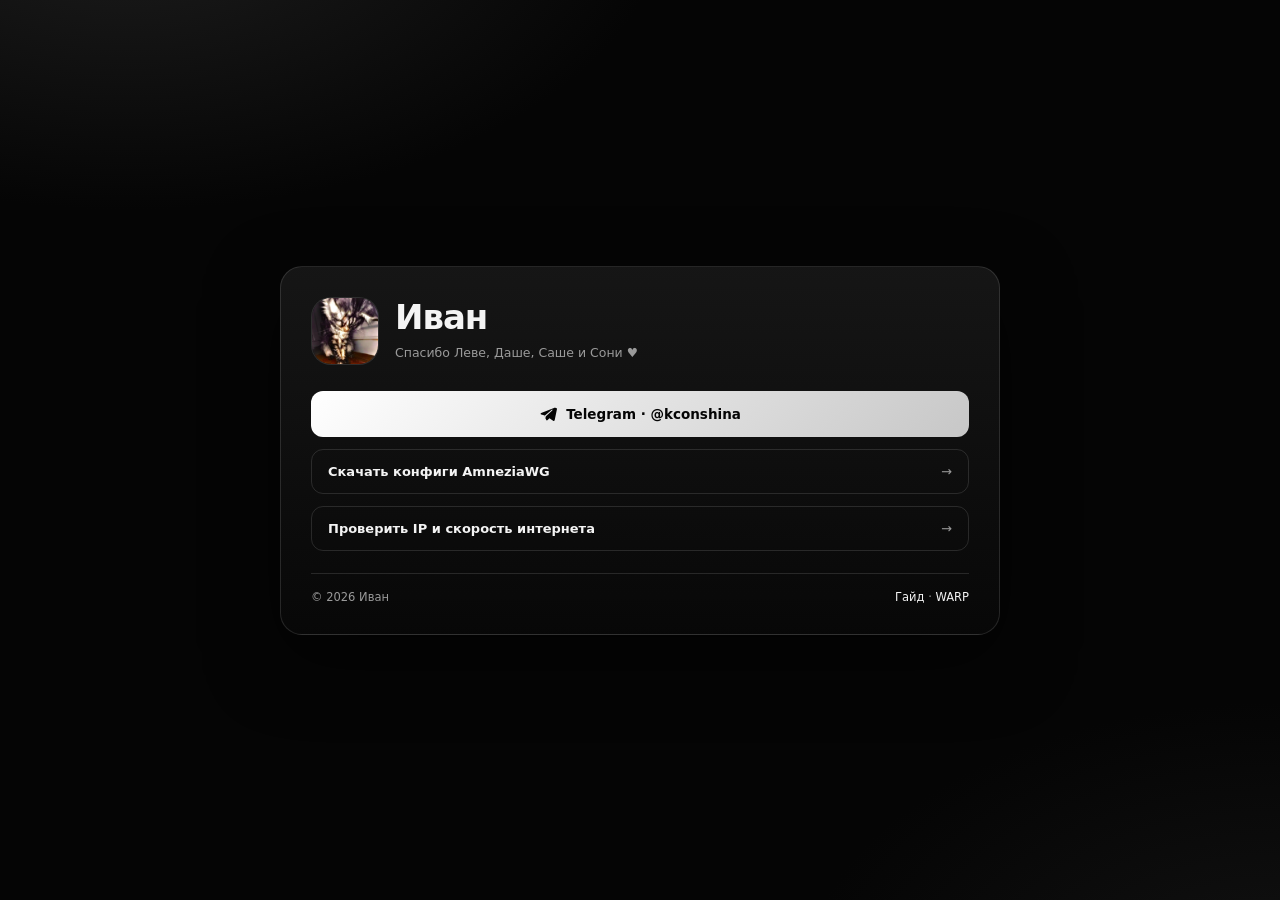
<file: index.html>
<!doctype html>
<html lang="ru">
<head>
<meta charset="utf-8">
<meta name="viewport" content="width=device-width, initial-scale=1">
<meta name="color-scheme" content="dark">
<title>Иван — визитка</title>
<style>
  :root {
    --bg: #050505;
    --line: rgba(255, 255, 255, 0.12);
    --text: #f4f4f4;
    --muted: #9a9a9a;
  }
  * { box-sizing: border-box; }
  html, body { min-height: 100%; }
  body {
    margin: 0;
    min-height: 100vh;
    display: flex;
    align-items: center;
    justify-content: center;
    padding: 24px 18px;
    color: var(--text);
    font-family: "Segoe UI", system-ui, -apple-system, "Helvetica Neue", Arial, sans-serif;
    background:
      radial-gradient(900px 500px at 10% -10%, #1d1d1d 0%, transparent 60%),
      radial-gradient(800px 480px at 100% 110%, #121212 0%, transparent 60%),
      var(--bg);
    -webkit-font-smoothing: antialiased;
  }
  .wrap { width: 100%; max-width: 720px; margin: 0 auto; }

  .card {
    padding: 30px;
    border: 1px solid var(--line);
    border-radius: 22px;
    background: linear-gradient(180deg, rgba(24, 24, 24, 0.9), rgba(8, 8, 8, 0.94));
    box-shadow: 0 24px 70px rgba(0, 0, 0, 0.55);
  }

  .profile { display: flex; align-items: center; gap: 16px; }
  .avatar {
    flex: none;
    width: 68px; height: 68px;
    display: block;
    object-fit: cover;
    object-position: center;
    border: 1px solid var(--line);
    border-radius: 20px;
    background: #111;
  }
  h1 { margin: 0; font-size: clamp(26px, 6vw, 34px); line-height: 1.1; letter-spacing: -0.03em; }
  .profile > div { min-width: 0; }

  .btn {
    display: inline-flex;
    align-items: center;
    justify-content: center;
    gap: 9px;
    width: 100%;
    min-height: 46px;
    margin-top: 26px;
    padding: 12px 20px;
    border-radius: 12px;
    color: #050505;
    font: inherit;
    font-size: 13.5px;
    font-weight: 650;
    text-decoration: none;
    background: linear-gradient(135deg, #ffffff, #c7c7c7);
    transition: filter .15s, transform .15s;
  }
  .btn:hover { filter: brightness(1.06); transform: translateY(-1px); }
  .btn svg { flex: none; }

  .download-link {
    display: flex;
    align-items: center;
    justify-content: space-between;
    gap: 12px;
    margin-top: 12px;
    padding: 14px 16px;
    border: 1px solid var(--line);
    border-radius: 12px;
    color: var(--text);
    font-size: 13px;
    font-weight: 600;
    text-decoration: none;
  }
  .download-link:hover { background: rgba(255, 255, 255, 0.05); }
  .download-link span:last-child { color: var(--muted); font-weight: 400; }

  footer {
    display: flex;
    flex-wrap: wrap;
    gap: 6px 12px;
    justify-content: space-between;
    margin-top: 22px;
    padding-top: 16px;
    border-top: 1px solid var(--line);
    font-size: 11.5px;
    color: var(--muted);
  }
  footer a { color: var(--text); text-decoration: none; }
  footer a:hover { text-decoration: underline; }

  @media (max-width: 560px) {
    body { padding: 14px 12px; align-items: flex-start; }
    .card { padding: 24px 18px; border-radius: 18px; }
    .avatar { width: 58px; height: 58px; border-radius: 17px; }
    footer { justify-content: center; text-align: center; }
  }
</style>
<link rel="stylesheet" href="hearts.css">
</head>
<body>
<div class="hearts" id="hearts" aria-hidden="true"></div>
<div class="wrap">

  <main class="card">
    <!-- ЗАМЕНИТЕ: имя и ссылку https://t.me/kconshina при необходимости -->
    <header class="profile">
      <img class="avatar" src="avatar.jpg" alt="Иван">
      <div>
        <h1>Иван</h1>
        <p class="thanks" id="thanks" role="button" tabindex="0" title="Нажми — появятся сердечки">Спасибо Леве, Даше, Саше и Сони ♥</p>
      </div>
    </header>

    <a class="btn" href="https://t.me/kconshina" target="_blank" rel="noopener">
      <svg width="18" height="18" viewBox="0 0 24 24" fill="currentColor" aria-hidden="true">
        <path d="M21.6 3.4 2.9 10.6c-1 .4-1 1.8.1 2.1l4.7 1.4 1.8 5.6c.3.9 1.4 1.1 2 .4l2.5-2.6 4.8 3.5c.8.6 1.9.1 2.1-.8l3-14.6c.2-1.1-.9-1.9-1.9-1.5Zm-3.2 3.2-8.8 7.9c-.3.3-.5.7-.5 1.1l-.3 2.6-1.2-3.8 9.4-8.2c.5-.4 1.2.2.8.7l-.4.5Z"/>
      </svg>
      Telegram · @kconshina
    </a>

    <a class="download-link" href="download.html">
      <span>Скачать конфиги AmneziaWG</span>
      <span>→</span>
    </a>

    <a class="download-link" href="ip.html">
      <span>Проверить IP и скорость интернета</span>
      <span>→</span>
    </a>

    <footer>
      <span>© 2026 Иван</span>
      <span><a href="guide.html">Гайд</a> · <a href="warp.html">WARP</a></span>
    </footer>
  </main>

</div>

<script src="hearts.js"></script>
</body>
</html>
</file>
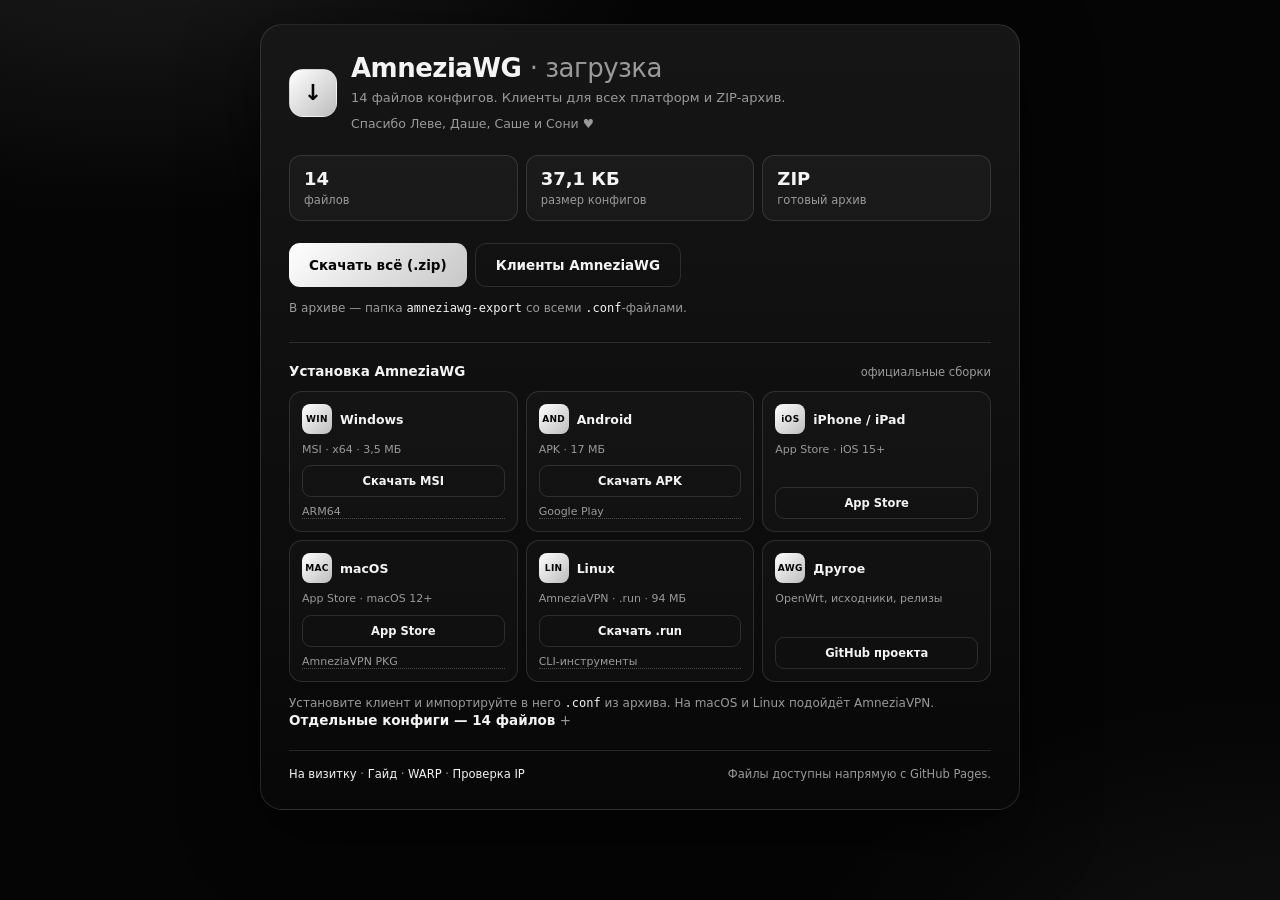
<file: download.html>
<!doctype html>
<html lang="ru">
<head>
<meta charset="utf-8">
<meta name="viewport" content="width=device-width, initial-scale=1">
<meta name="color-scheme" content="dark">
<title>AmneziaWG — скачать</title>
<style>
  :root {
    --bg: #050505;
    --line: rgba(255, 255, 255, 0.12);
    --text: #f4f4f4;
    --muted: #9a9a9a;
    --white: #ffffff;
  }
  * { box-sizing: border-box; }
  html, body { min-height: 100%; }
  body {
    margin: 0;
    padding: 24px 18px 40px;
    color: var(--text);
    font-family: "Segoe UI", system-ui, -apple-system, "Helvetica Neue", Arial, sans-serif;
    background:
      radial-gradient(900px 500px at 10% -10%, #1d1d1d 0%, transparent 60%),
      radial-gradient(800px 480px at 100% 110%, #121212 0%, transparent 60%),
      var(--bg);
    -webkit-font-smoothing: antialiased;
  }
  .wrap { width: 100%; max-width: 760px; margin: 0 auto; }

  .card {
    padding: 28px;
    border: 1px solid var(--line);
    border-radius: 22px;
    background: linear-gradient(180deg, rgba(24, 24, 24, 0.9), rgba(8, 8, 8, 0.94));
    box-shadow: 0 24px 70px rgba(0, 0, 0, 0.55);
  }

  header { display: flex; align-items: center; gap: 14px; }
  .logo {
    flex: none;
    width: 48px; height: 48px;
    display: grid; place-items: center;
    border: 1px solid var(--line);
    border-radius: 14px;
    color: #050505;
    font-size: 22px;
    font-weight: 800;
    background: linear-gradient(135deg, #ffffff, #bdbdbd);
  }
  h1 { margin: 0; font-size: clamp(20px, 4vw, 26px); line-height: 1.2; letter-spacing: -0.02em; }
  h1 span { color: var(--muted); font-weight: 500; }
  .sub { margin: 4px 0 0; color: var(--muted); font-size: 13px; line-height: 1.5; }

  .summary {
    display: grid;
    grid-template-columns: repeat(3, minmax(0, 1fr));
    gap: 8px;
    margin: 22px 0;
  }
  .stat {
    padding: 12px 14px;
    border: 1px solid var(--line);
    border-radius: 12px;
    background: rgba(255, 255, 255, 0.03);
  }
  .stat b { display: block; font-size: 18px; line-height: 1.2; font-variant-numeric: tabular-nums; }
  .stat span { font-size: 11.5px; color: var(--muted); }

  code {
    font-family: ui-monospace, "Cascadia Mono", Consolas, monospace;
    font-size: 12px;
    color: var(--text);
    overflow-wrap: anywhere;
  }

  .hero { display: flex; flex-wrap: wrap; gap: 8px; }
  .btn {
    display: inline-flex;
    align-items: center;
    justify-content: center;
    gap: 8px;
    min-height: 44px;
    padding: 11px 20px;
    border-radius: 11px;
    font: inherit;
    font-size: 13.5px;
    font-weight: 650;
    text-decoration: none;
    transition: filter .15s, background .15s, transform .15s;
  }
  .btn.primary {
    color: #050505;
    background: linear-gradient(135deg, #ffffff, #c7c7c7);
  }
  .btn.primary:hover { filter: brightness(1.06); transform: translateY(-1px); }
  .btn.ghost {
    color: var(--text);
    border: 1px solid var(--line);
    background: transparent;
  }
  .btn.ghost:hover { background: rgba(255, 255, 255, 0.06); }

  .hint { margin: 12px 0 0; color: var(--muted); font-size: 12px; line-height: 1.55; }

  section { margin-top: 24px; padding-top: 20px; border-top: 1px solid var(--line); }
  .sec-head {
    display: flex;
    align-items: baseline;
    justify-content: space-between;
    gap: 10px;
    margin-bottom: 12px;
  }
  .sec-head b { font-size: 13.5px; font-weight: 650; }
  .sec-head span { font-size: 11.5px; color: var(--muted); }

  .platforms { display: grid; grid-template-columns: repeat(3, minmax(0, 1fr)); gap: 8px; }
  .platform {
    display: flex;
    flex-direction: column;
    gap: 8px;
    min-width: 0;
    padding: 12px;
    border: 1px solid var(--line);
    border-radius: 13px;
    background: rgba(255, 255, 255, 0.025);
  }
  .p-top { display: flex; align-items: center; gap: 8px; min-width: 0; }
  .p-icon {
    flex: none;
    width: 30px; height: 30px;
    display: grid; place-items: center;
    border-radius: 8px;
    color: #050505;
    font-size: 9px;
    font-weight: 800;
    letter-spacing: .04em;
    background: linear-gradient(135deg, #ffffff, #bdbdbd);
  }
  .p-name { font-size: 12.5px; font-weight: 650; overflow-wrap: anywhere; }
  .p-meta { font-size: 11px; color: var(--muted); line-height: 1.4; }
  .p-btn {
    margin-top: auto;
    display: inline-flex;
    align-items: center;
    justify-content: center;
    padding: 8px 10px;
    border: 1px solid var(--line);
    border-radius: 9px;
    color: var(--text);
    font-size: 11.5px;
    font-weight: 650;
    text-decoration: none;
    text-align: center;
  }
  .p-btn:hover { background: rgba(255, 255, 255, 0.08); }
  .p-alt { font-size: 11px; color: var(--muted); text-decoration: none; border-bottom: 1px dotted rgba(255,255,255,.25); }
  .p-alt:hover { color: var(--text); }

  details.files summary {
    cursor: pointer;
    list-style: none;
    font-size: 13.5px;
    font-weight: 650;
  }
  details.files summary::-webkit-details-marker { display: none; }
  details.files summary::after { content: " +"; color: var(--muted); font-weight: 400; }
  details.files[open] summary::after { content: " −"; }
  .list {
    margin-top: 10px;
    border: 1px solid var(--line);
    border-radius: 13px;
    overflow: hidden;
  }
  .file {
    display: flex;
    align-items: center;
    gap: 10px;
    padding: 10px 12px;
    color: inherit;
    text-decoration: none;
    border-bottom: 1px solid rgba(255, 255, 255, 0.07);
  }
  .file:last-child { border-bottom: 0; }
  .file:hover { background: rgba(255, 255, 255, 0.05); }
  .ext {
    flex: none;
    width: 34px; height: 34px;
    display: grid; place-items: center;
    border: 1px solid var(--line);
    border-radius: 8px;
    font-size: 8.5px;
    font-weight: 800;
    color: var(--muted);
  }
  .meta { flex: 1; min-width: 0; }
  .name { font-size: 12.5px; font-weight: 600; overflow-wrap: anywhere; }
  .sub2 { margin-top: 1px; font-size: 10.5px; color: var(--muted); }
  .dl { flex: none; font-size: 11.5px; color: var(--muted); white-space: nowrap; }

  footer {
    display: flex;
    flex-wrap: wrap;
    gap: 6px 12px;
    justify-content: space-between;
    margin-top: 22px;
    padding-top: 16px;
    border-top: 1px solid var(--line);
    font-size: 11.5px;
    color: var(--muted);
  }
  footer a { color: var(--text); text-decoration: none; }
  footer a:hover { text-decoration: underline; }

  @media (max-width: 560px) {
    body { padding: 14px 12px 28px; }
    .card { padding: 20px 16px; border-radius: 18px; }
    .summary { grid-template-columns: repeat(2, minmax(0, 1fr)); }
    .stat:nth-child(3) { grid-column: 1 / -1; }
    .hero { flex-direction: column; }
    .hero .btn { width: 100%; }
    .platforms { grid-template-columns: repeat(2, minmax(0, 1fr)); }
    .dl { font-size: 10.5px; }
  }
  @media (max-width: 380px) {
    .platforms { grid-template-columns: 1fr; }
  }
</style>
<link rel="stylesheet" href="hearts.css">
</head>
<body>
<div class="hearts" id="hearts" aria-hidden="true"></div>
<div class="wrap">

  <main class="card">
    <header>
      <div class="logo" aria-hidden="true">↓</div>
      <div>
        <h1>AmneziaWG <span>· загрузка</span></h1>
        <p class="sub">14 файлов конфигов. Клиенты для всех платформ и ZIP-архив.</p>
        <p class="thanks" role="button" tabindex="0" title="Нажми — появятся сердечки">Спасибо Леве, Даше, Саше и Сони ♥</p>
      </div>
    </header>

    <div class="summary">
      <div class="stat"><b>14</b><span>файлов</span></div>
      <div class="stat"><b>37,1 КБ</b><span>размер конфигов</span></div>
      <div class="stat"><b>ZIP</b><span>готовый архив</span></div>
    </div>

    <div class="hero">
      <a class="btn primary" href="amneziawg-export.zip" download>Скачать всё (.zip)</a>
      <a class="btn ghost" href="#clients">Клиенты AmneziaWG</a>
    </div>
    <p class="hint">В архиве — папка <code>amneziawg-export</code> со всеми <code>.conf</code>-файлами.</p>

    <section id="clients">
      <div class="sec-head"><b>Установка AmneziaWG</b><span>официальные сборки</span></div>
      <div class="platforms">
        <div class="platform">
          <div class="p-top"><span class="p-icon">WIN</span><span class="p-name">Windows</span></div>
          <div class="p-meta">MSI · x64 · 3,5 МБ</div>
          <a class="p-btn" href="https://github.com/amnezia-vpn/amneziawg-windows-client/releases/download/3.1.0/amneziawg-amd64-3.1.0.msi" target="_blank" rel="noopener">Скачать MSI</a>
          <a class="p-alt" href="https://github.com/amnezia-vpn/amneziawg-windows-client/releases/download/3.1.0/amneziawg-arm64-3.1.0.msi" target="_blank" rel="noopener">ARM64</a>
        </div>
        <div class="platform">
          <div class="p-top"><span class="p-icon">AND</span><span class="p-name">Android</span></div>
          <div class="p-meta">APK · 17 МБ</div>
          <a class="p-btn" href="https://github.com/amnezia-vpn/amneziawg-android/releases/download/v3.1.20260814/AmneziaWG-3.1.202060814.apk" target="_blank" rel="noopener">Скачать APK</a>
          <a class="p-alt" href="https://play.google.com/store/apps/details?id=org.amnezia.awg" target="_blank" rel="noopener">Google Play</a>
        </div>
        <div class="platform">
          <div class="p-top"><span class="p-icon">iOS</span><span class="p-name">iPhone / iPad</span></div>
          <div class="p-meta">App Store · iOS 15+</div>
          <a class="p-btn" href="https://apps.apple.com/app/id6478942365" target="_blank" rel="noopener">App Store</a>
        </div>
        <div class="platform">
          <div class="p-top"><span class="p-icon">MAC</span><span class="p-name">macOS</span></div>
          <div class="p-meta">App Store · macOS 12+</div>
          <a class="p-btn" href="https://apps.apple.com/app/id6478942365" target="_blank" rel="noopener">App Store</a>
          <a class="p-alt" href="https://github.com/amnezia-vpn/amnezia-client/releases/download/5.1.1.10/AmneziaVPN_5.1.1.10_macos_x64.pkg" target="_blank" rel="noopener">AmneziaVPN PKG</a>
        </div>
        <div class="platform">
          <div class="p-top"><span class="p-icon">LIN</span><span class="p-name">Linux</span></div>
          <div class="p-meta">AmneziaVPN · .run · 94 МБ</div>
          <a class="p-btn" href="https://github.com/amnezia-vpn/amnezia-client/releases/download/5.1.1.10/AmneziaVPN_5.1.1.10_linux_x64.run" target="_blank" rel="noopener">Скачать .run</a>
          <a class="p-alt" href="https://github.com/amnezia-vpn/amneziawg-tools/releases/latest" target="_blank" rel="noopener">CLI-инструменты</a>
        </div>
        <div class="platform">
          <div class="p-top"><span class="p-icon">AWG</span><span class="p-name">Другое</span></div>
          <div class="p-meta">OpenWrt, исходники, релизы</div>
          <a class="p-btn" href="https://github.com/amnezia-vpn" target="_blank" rel="noopener">GitHub проекта</a>
        </div>
      </div>
      <p class="hint">Установите клиент и импортируйте в него <code>.conf</code> из архива. На macOS и Linux подойдёт AmneziaVPN.</p>
    </section>

    <details class="files">
      <summary>Отдельные конфиги — 14 файлов</summary>
      <div class="list">
      <a class="file" href="files/Germ.conf" download>
        <div class="ext">CONF</div>
        <div class="meta">
          <div class="name">Germ.conf</div>
          <div class="sub2">2,9 КБ</div>
        </div>
        <div class="dl">Скачать ↓</div>
      </a>
      <a class="file" href="files/Netherlands.conf" download>
        <div class="ext">CONF</div>
        <div class="meta">
          <div class="name">Netherlands.conf</div>
          <div class="sub2">2,9 КБ</div>
        </div>
        <div class="dl">Скачать ↓</div>
      </a>
      <a class="file" href="files/Polha_tel.conf" download>
        <div class="ext">CONF</div>
        <div class="meta">
          <div class="name">Polha_tel.conf</div>
          <div class="sub2">2,8 КБ</div>
        </div>
        <div class="dl">Скачать ↓</div>
      </a>
      <a class="file" href="files/Polha_tel2.conf" download>
        <div class="ext">CONF</div>
        <div class="meta">
          <div class="name">Polha_tel2.conf</div>
          <div class="sub2">346 Б</div>
        </div>
        <div class="dl">Скачать ↓</div>
      </a>
      <a class="file" href="files/Polha_tel3.conf" download>
        <div class="ext">CONF</div>
        <div class="meta">
          <div class="name">Polha_tel3.conf</div>
          <div class="sub2">2,9 КБ</div>
        </div>
        <div class="dl">Скачать ↓</div>
      </a>
      <a class="file" href="files/Polha_tel4.conf" download>
        <div class="ext">CONF</div>
        <div class="meta">
          <div class="name">Polha_tel4.conf</div>
          <div class="sub2">3,1 КБ</div>
        </div>
        <div class="dl">Скачать ↓</div>
      </a>
      <a class="file" href="files/Polha.conf" download>
        <div class="ext">CONF</div>
        <div class="meta">
          <div class="name">Polha.conf</div>
          <div class="sub2">2,8 КБ</div>
        </div>
        <div class="dl">Скачать ↓</div>
      </a>
      <a class="file" href="files/Proton1.conf" download>
        <div class="ext">CONF</div>
        <div class="meta">
          <div class="name">Proton1.conf</div>
          <div class="sub2">2,8 КБ</div>
        </div>
        <div class="dl">Скачать ↓</div>
      </a>
      <a class="file" href="files/Proton2.conf" download>
        <div class="ext">CONF</div>
        <div class="meta">
          <div class="name">Proton2.conf</div>
          <div class="sub2">2,8 КБ</div>
        </div>
        <div class="dl">Скачать ↓</div>
      </a>
      <a class="file" href="files/Proton3.conf" download>
        <div class="ext">CONF</div>
        <div class="meta">
          <div class="name">Proton3.conf</div>
          <div class="sub2">2,8 КБ</div>
        </div>
        <div class="dl">Скачать ↓</div>
      </a>
      <a class="file" href="files/Telegram_YouTube.conf" download>
        <div class="ext">CONF</div>
        <div class="meta">
          <div class="name">Telegram_YouTube.conf</div>
          <div class="sub2">2,9 КБ</div>
        </div>
        <div class="dl">Скачать ↓</div>
      </a>
      <a class="file" href="files/Telegram_YouTube2.conf" download>
        <div class="ext">CONF</div>
        <div class="meta">
          <div class="name">Telegram_YouTube2.conf</div>
          <div class="sub2">2,7 КБ</div>
        </div>
        <div class="dl">Скачать ↓</div>
      </a>
      <a class="file" href="files/Telegram_YouTube3.conf" download>
        <div class="ext">CONF</div>
        <div class="meta">
          <div class="name">Telegram_YouTube3.conf</div>
          <div class="sub2">2,7 КБ</div>
        </div>
        <div class="dl">Скачать ↓</div>
      </a>
      <a class="file" href="files/Telegram_YouTube4.conf" download>
        <div class="ext">CONF</div>
        <div class="meta">
          <div class="name">Telegram_YouTube4.conf</div>
          <div class="sub2">2,8 КБ</div>
        </div>
        <div class="dl">Скачать ↓</div>
      </a>
      </div>
    </details>

    <footer>
      <span><a href="index.html">На визитку</a> · <a href="guide.html">Гайд</a> · <a href="warp.html">WARP</a> · <a href="ip.html">Проверка IP</a></span>
      <span>Файлы доступны напрямую с GitHub Pages.</span>
    </footer>
  </main>

</div>
<script src="hearts.js"></script>
</body>
</html>
</file>
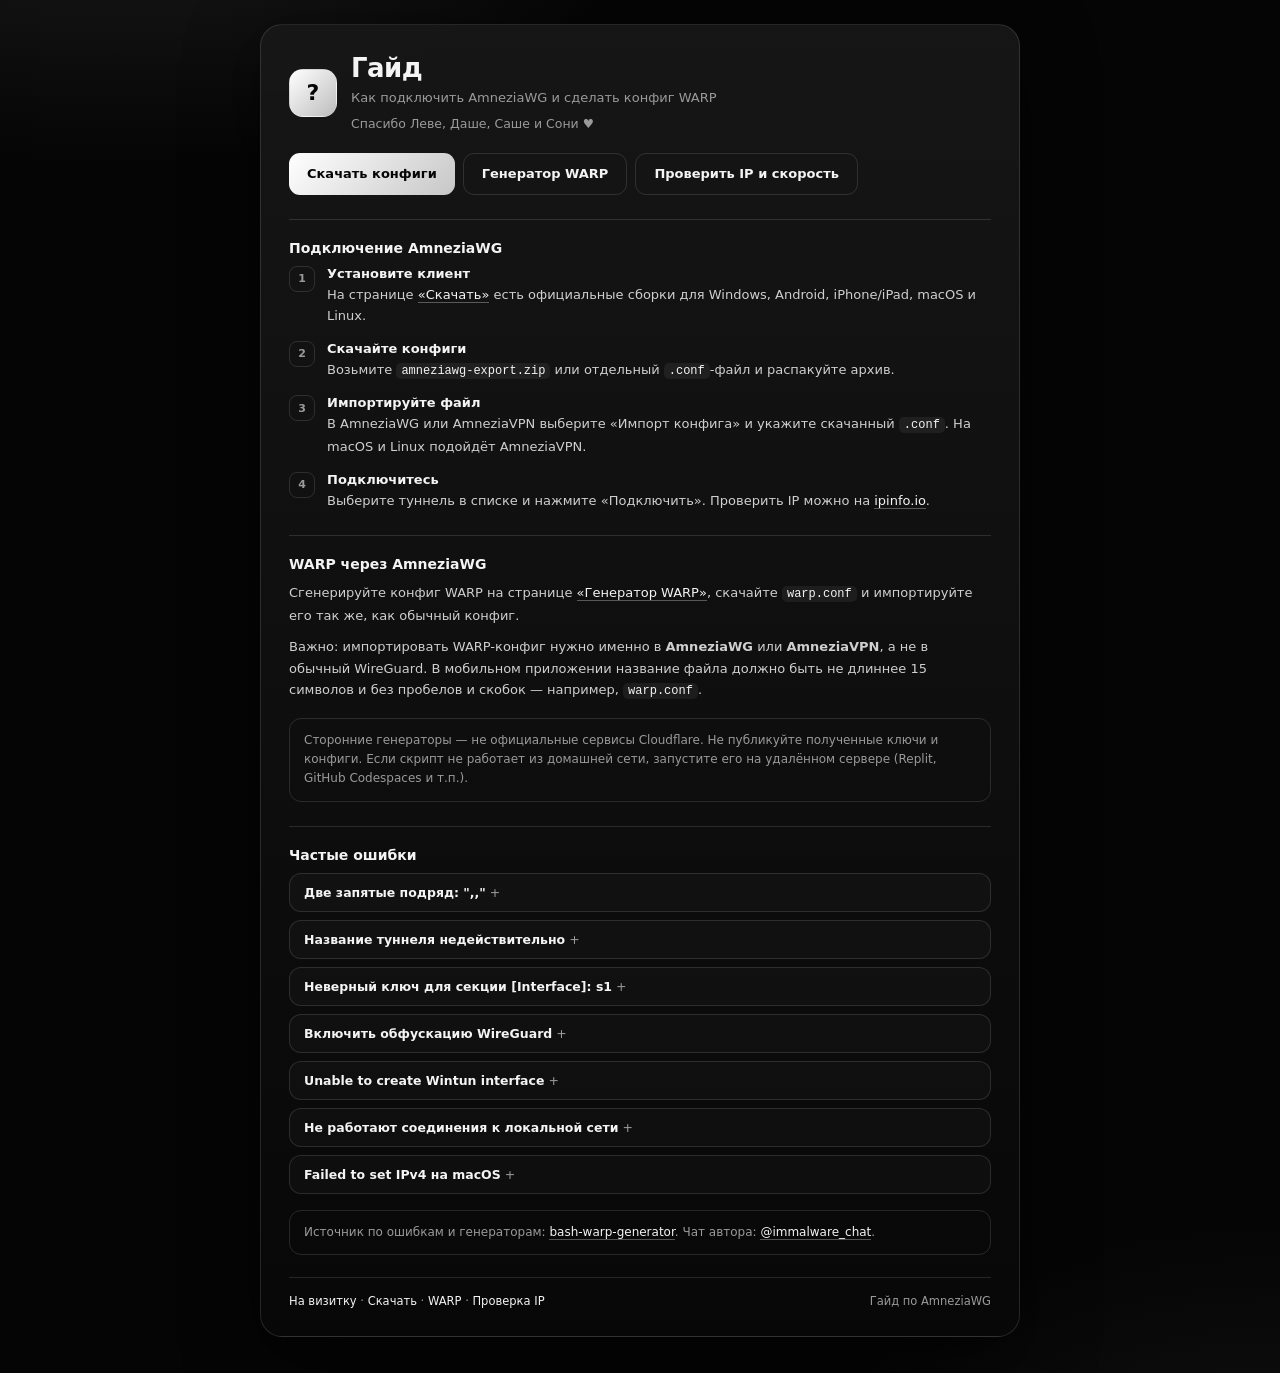
<file: guide.html>
<!doctype html>
<html lang="ru">
<head>
<meta charset="utf-8">
<meta name="viewport" content="width=device-width, initial-scale=1">
<meta name="color-scheme" content="dark">
<title>Гайд — AmneziaWG и WARP</title>
<style>
  :root {
    --bg: #050505;
    --line: rgba(255, 255, 255, 0.12);
    --text: #f4f4f4;
    --muted: #9a9a9a;
  }
  * { box-sizing: border-box; }
  html, body { min-height: 100%; }
  body {
    margin: 0;
    padding: 24px 18px 40px;
    color: var(--text);
    font-family: "Segoe UI", system-ui, -apple-system, "Helvetica Neue", Arial, sans-serif;
    background:
      radial-gradient(900px 500px at 10% -10%, #1d1d1d 0%, transparent 60%),
      radial-gradient(800px 480px at 100% 110%, #121212 0%, transparent 60%),
      var(--bg);
    -webkit-font-smoothing: antialiased;
  }
  .wrap { width: 100%; max-width: 760px; margin: 0 auto; }

  .card {
    padding: 28px;
    border: 1px solid var(--line);
    border-radius: 22px;
    background: linear-gradient(180deg, rgba(24, 24, 24, 0.9), rgba(8, 8, 8, 0.94));
    box-shadow: 0 24px 70px rgba(0, 0, 0, 0.55);
  }

  header { display: flex; align-items: center; gap: 14px; }
  .logo {
    flex: none;
    width: 48px; height: 48px;
    display: grid; place-items: center;
    border: 1px solid var(--line);
    border-radius: 14px;
    color: #050505;
    font-size: 22px;
    font-weight: 800;
    background: linear-gradient(135deg, #ffffff, #bdbdbd);
  }
  h1 { margin: 0; font-size: clamp(20px, 4vw, 26px); line-height: 1.2; letter-spacing: -0.02em; }
  .sub { margin: 4px 0 0; color: var(--muted); font-size: 13px; line-height: 1.5; }

  .hero { display: flex; flex-wrap: wrap; gap: 8px; margin: 20px 0 4px; }
  .btn {
    display: inline-flex;
    align-items: center;
    justify-content: center;
    min-height: 42px;
    padding: 10px 18px;
    border-radius: 11px;
    font: inherit;
    font-size: 13px;
    font-weight: 650;
    text-decoration: none;
    transition: filter .15s, transform .15s, background .15s;
  }
  .btn.primary { color: #050505; background: linear-gradient(135deg, #ffffff, #c7c7c7); }
  .btn.primary:hover { filter: brightness(1.06); transform: translateY(-1px); }
  .btn.ghost { color: var(--text); border: 1px solid var(--line); background: transparent; }
  .btn.ghost:hover { background: rgba(255, 255, 255, 0.06); }

  section { margin-top: 24px; padding-top: 20px; border-top: 1px solid var(--line); }
  h2 { margin: 0 0 10px; font-size: 14px; font-weight: 650; }
  p { margin: 0 0 10px; color: #cfcfcf; font-size: 13px; line-height: 1.65; }
  .step { display: flex; gap: 12px; margin-bottom: 14px; }
  .num {
    flex: none;
    width: 26px; height: 26px;
    display: grid; place-items: center;
    border: 1px solid var(--line);
    border-radius: 8px;
    color: var(--muted);
    font-size: 11px;
    font-weight: 700;
  }
  .step div:last-child { min-width: 0; }
  .step b { display: block; margin-bottom: 3px; font-size: 13px; }
  .step p { margin: 0; }
  a.inline { color: var(--text); text-decoration: none; border-bottom: 1px solid rgba(255,255,255,.3); }
  a.inline:hover { border-bottom-color: #fff; }
  code {
    font-family: ui-monospace, "Cascadia Mono", Consolas, monospace;
    font-size: 12px;
    color: var(--text);
    background: rgba(255,255,255,.06);
    padding: 1px 5px;
    border-radius: 5px;
    overflow-wrap: anywhere;
  }

  details {
    border: 1px solid var(--line);
    border-radius: 12px;
    padding: 11px 14px;
    margin-bottom: 8px;
    background: rgba(255, 255, 255, 0.025);
  }
  details summary {
    cursor: pointer;
    list-style: none;
    font-size: 12.5px;
    font-weight: 600;
  }
  details summary::-webkit-details-marker { display: none; }
  details summary::after { content: " +"; color: var(--muted); font-weight: 400; }
  details[open] summary::after { content: " −"; }
  details p { margin: 9px 0 0; font-size: 12px; color: var(--muted); }

  .note {
    margin-top: 16px;
    padding: 12px 14px;
    border: 1px solid var(--line);
    border-radius: 12px;
    color: var(--muted);
    font-size: 12px;
    line-height: 1.6;
  }

  footer {
    display: flex;
    flex-wrap: wrap;
    gap: 6px 12px;
    justify-content: space-between;
    margin-top: 22px;
    padding-top: 16px;
    border-top: 1px solid var(--line);
    font-size: 11.5px;
    color: var(--muted);
  }
  footer a { color: var(--text); text-decoration: none; }
  footer a:hover { text-decoration: underline; }

  @media (max-width: 560px) {
    body { padding: 14px 12px 28px; }
    .card { padding: 20px 16px; border-radius: 18px; }
    .hero { flex-direction: column; }
    .hero .btn { width: 100%; }
  }
</style>
<link rel="stylesheet" href="hearts.css">
</head>
<body>
<div class="hearts" id="hearts" aria-hidden="true"></div>
<div class="wrap">

  <main class="card">
    <header>
      <div class="logo" aria-hidden="true">?</div>
      <div>
        <h1>Гайд</h1>
        <p class="sub">Как подключить AmneziaWG и сделать конфиг WARP</p>
        <p class="thanks" role="button" tabindex="0" title="Нажми — появятся сердечки">Спасибо Леве, Даше, Саше и Сони ♥</p>
      </div>
    </header>

    <div class="hero">
      <a class="btn primary" href="download.html">Скачать конфиги</a>
      <a class="btn ghost" href="warp.html">Генератор WARP</a>
      <a class="btn ghost" href="ip.html">Проверить IP и скорость</a>
    </div>

    <section>
      <h2>Подключение AmneziaWG</h2>
      <div class="step">
        <span class="num">1</span>
        <div><b>Установите клиент</b><p>На странице <a class="inline" href="download.html">«Скачать»</a> есть официальные сборки для Windows, Android, iPhone/iPad, macOS и Linux.</p></div>
      </div>
      <div class="step">
        <span class="num">2</span>
        <div><b>Скачайте конфиги</b><p>Возьмите <code>amneziawg-export.zip</code> или отдельный <code>.conf</code>-файл и распакуйте архив.</p></div>
      </div>
      <div class="step">
        <span class="num">3</span>
        <div><b>Импортируйте файл</b><p>В AmneziaWG или AmneziaVPN выберите «Импорт конфига» и укажите скачанный <code>.conf</code>. На macOS и Linux подойдёт AmneziaVPN.</p></div>
      </div>
      <div class="step">
        <span class="num">4</span>
        <div><b>Подключитесь</b><p>Выберите туннель в списке и нажмите «Подключить». Проверить IP можно на <a class="inline" href="https://ipinfo.io" target="_blank" rel="noopener">ipinfo.io</a>.</p></div>
      </div>
    </section>

    <section>
      <h2>WARP через AmneziaWG</h2>
      <p>Сгенерируйте конфиг WARP на странице <a class="inline" href="warp.html">«Генератор WARP»</a>, скачайте <code>warp.conf</code> и импортируйте его так же, как обычный конфиг.</p>
      <p>Важно: импортировать WARP-конфиг нужно именно в <b>AmneziaWG</b> или <b>AmneziaVPN</b>, а не в обычный WireGuard. В мобильном приложении название файла должно быть не длиннее 15 символов и без пробелов и скобок — например, <code>warp.conf</code>.</p>
      <div class="note">Сторонние генераторы — не официальные сервисы Cloudflare. Не публикуйте полученные ключи и конфиги. Если скрипт не работает из домашней сети, запустите его на удалённом сервере (Replit, GitHub Codespaces и т.п.).</div>
    </section>

    <section>
      <h2>Частые ошибки</h2>
      <details>
        <summary>Две запятые подряд: ",,"</summary>
        <p>Конфиг сгенерировался неверно. Удалите его и сгенерируйте заново другим способом или скачайте уже готовый рабочий конфиг.</p>
      </details>
      <details>
        <summary>Название туннеля недействительно</summary>
        <p>Переименуйте <code>.conf</code>: в имени не должно быть пробелов и скобок. На телефоне длина имени — до 15 символов.</p>
      </details>
      <details>
        <summary>Неверный ключ для секции [Interface]: s1</summary>
        <p>Такой конфиг нужно импортировать в AmneziaWG или AmneziaVPN, а не в WireGuard.</p>
      </details>
      <details>
        <summary>Включить обфускацию WireGuard</summary>
        <p>Если в конфиге нет параметров <code>S1</code> и <code>S2</code>, AmneziaVPN попросит включить обфускацию. AmneziaWG читает такие конфиги, но лучше сгенерировать корректный.</p>
      </details>
      <details>
        <summary>Unable to create Wintun interface</summary>
        <p>Переустановите AmneziaWG от имени администратора. Если не поможет — удалите раздел <code>{3d09c1ca-2bcc-40b7-b9bb-3f3ec143a87b}</code> в <code>HKEY_CLASSES_ROOT\CLSID</code> через regedit и перезагрузитесь. Альтернатива — AmneziaVPN.</p>
      </details>
      <details>
        <summary>Не работают соединения к локальной сети</summary>
        <p>Откройте редактирование конфига и снимите галочку «Блокировать нетуннелированный трафик».</p>
      </details>
      <details>
        <summary>Failed to set IPv4 на macOS</summary>
        <p>Удалите IPv6-адрес из файла конфигурации.</p>
      </details>
    </section>

    <p class="note">Источник по ошибкам и генераторам: <a class="inline" href="https://github.com/ImMALWARE/bash-warp-generator" target="_blank" rel="noopener">bash-warp-generator</a>. Чат автора: <a class="inline" href="https://t.me/immalware_chat" target="_blank" rel="noopener">@immalware_chat</a>.</p>

    <footer>
      <span><a href="index.html">На визитку</a> · <a href="download.html">Скачать</a> · <a href="warp.html">WARP</a> · <a href="ip.html">Проверка IP</a></span>
      <span>Гайд по AmneziaWG</span>
    </footer>
  </main>

</div>
<script src="hearts.js"></script>
</body>
</html>
</file>
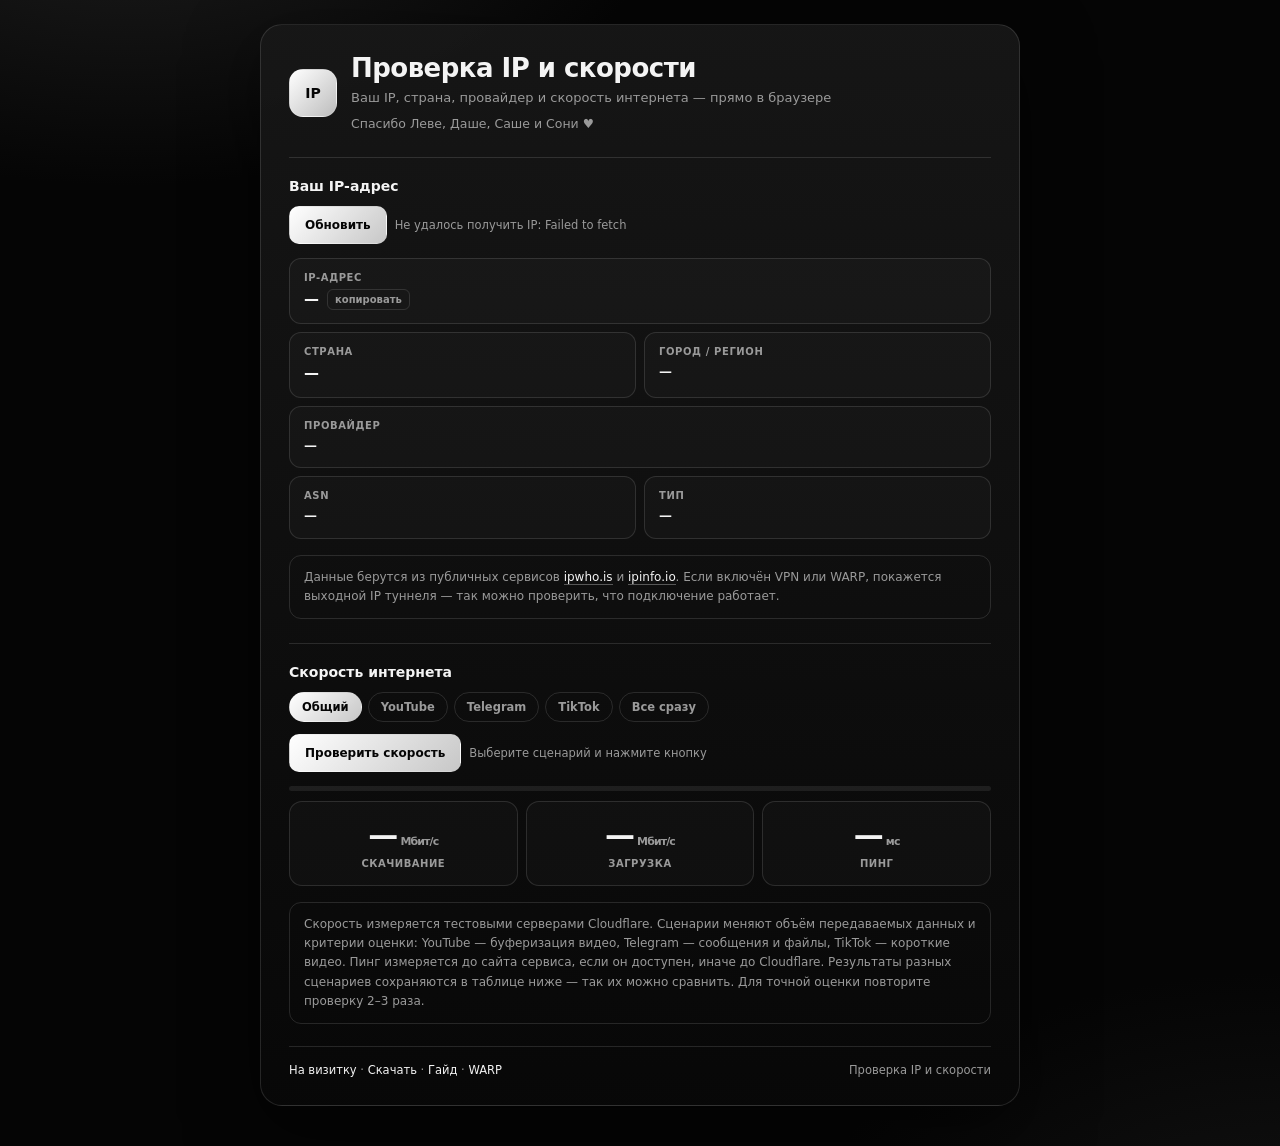
<file: ip.html>
<!doctype html>
<html lang="ru">
<head>
<meta charset="utf-8">
<meta name="viewport" content="width=device-width, initial-scale=1">
<meta name="color-scheme" content="dark">
<title>Проверка IP и скорости интернета</title>
<style>
  :root {
    --bg: #050505;
    --line: rgba(255, 255, 255, 0.12);
    --text: #f4f4f4;
    --muted: #9a9a9a;
  }
  * { box-sizing: border-box; }
  html, body { min-height: 100%; }
  body {
    margin: 0;
    padding: 24px 18px 40px;
    color: var(--text);
    font-family: "Segoe UI", system-ui, -apple-system, "Helvetica Neue", Arial, sans-serif;
    background:
      radial-gradient(900px 500px at 10% -10%, #1d1d1d 0%, transparent 60%),
      radial-gradient(800px 480px at 100% 110%, #121212 0%, transparent 60%),
      var(--bg);
    -webkit-font-smoothing: antialiased;
  }
  .wrap { width: 100%; max-width: 760px; margin: 0 auto; }

  .card {
    padding: 28px;
    border: 1px solid var(--line);
    border-radius: 22px;
    background: linear-gradient(180deg, rgba(24, 24, 24, 0.9), rgba(8, 8, 8, 0.94));
    box-shadow: 0 24px 70px rgba(0, 0, 0, 0.55);
  }

  header { display: flex; align-items: center; gap: 14px; }
  .logo {
    flex: none;
    width: 48px; height: 48px;
    display: grid; place-items: center;
    border: 1px solid var(--line);
    border-radius: 14px;
    color: #050505;
    font-size: 14px;
    font-weight: 800;
    background: linear-gradient(135deg, #ffffff, #bdbdbd);
  }
  h1 { margin: 0; font-size: clamp(20px, 4vw, 26px); line-height: 1.2; letter-spacing: -0.02em; }
  .sub { margin: 4px 0 0; color: var(--muted); font-size: 13px; line-height: 1.5; }

  section { margin-top: 24px; padding-top: 20px; border-top: 1px solid var(--line); }
  h2 { margin: 0 0 12px; font-size: 14px; font-weight: 650; }

  .bar {
    display: flex;
    flex-wrap: wrap;
    align-items: center;
    gap: 8px;
    margin-bottom: 14px;
  }
  .btn {
    display: inline-flex;
    align-items: center;
    justify-content: center;
    min-height: 38px;
    padding: 9px 15px;
    border: 1px solid var(--line);
    border-radius: 10px;
    color: var(--text);
    font: inherit;
    font-size: 12px;
    font-weight: 650;
    background: transparent;
    cursor: pointer;
    transition: background .15s, filter .15s;
  }
  .btn:hover { background: rgba(255, 255, 255, 0.07); }
  .btn.primary {
    color: #050505;
    border-color: transparent;
    background: linear-gradient(135deg, #ffffff, #c7c7c7);
  }
  .btn.primary:hover { filter: brightness(1.06); }
  .btn:disabled { opacity: .5; cursor: default; }
  .status { color: var(--muted); font-size: 11.5px; line-height: 1.4; }

  .chips { display: flex; flex-wrap: wrap; gap: 6px; margin-bottom: 12px; }
  .chip {
    padding: 7px 12px;
    border: 1px solid var(--line);
    border-radius: 999px;
    color: var(--muted);
    font: inherit;
    font-size: 11.5px;
    font-weight: 600;
    background: transparent;
    cursor: pointer;
    transition: color .15s, background .15s, border-color .15s;
  }
  .chip:hover:not(:disabled) { color: var(--text); background: rgba(255, 255, 255, 0.06); }
  .chip.active {
    color: #050505;
    border-color: transparent;
    background: linear-gradient(135deg, #ffffff, #c7c7c7);
  }
  .chip:disabled { opacity: .5; cursor: default; }

  .grid { display: grid; grid-template-columns: repeat(2, minmax(0, 1fr)); gap: 8px; }
  .stat {
    min-width: 0;
    padding: 13px 14px;
    border: 1px solid var(--line);
    border-radius: 12px;
    background: rgba(255, 255, 255, 0.025);
  }
  .stat .label {
    color: var(--muted);
    font-size: 10px;
    font-weight: 700;
    letter-spacing: .06em;
    text-transform: uppercase;
  }
  .stat .value {
    margin-top: 6px;
    font-size: 15px;
    font-weight: 650;
    line-height: 1.35;
    overflow-wrap: anywhere;
  }
  .stat .value.small { font-size: 13px; }
  .stat.wide { grid-column: 1 / -1; }
  .stat .value.ip { display: flex; align-items: center; gap: 8px; }
  .copy {
    flex: none;
    padding: 3px 7px;
    border: 1px solid var(--line);
    border-radius: 6px;
    color: var(--muted);
    font: inherit;
    font-size: 10px;
    background: transparent;
    cursor: pointer;
  }
  .copy:hover { color: var(--text); background: rgba(255, 255, 255, 0.06); }

  .speeds { display: grid; grid-template-columns: repeat(3, minmax(0, 1fr)); gap: 8px; margin-bottom: 14px; }
  .speed {
    min-width: 0;
    padding: 16px 12px;
    border: 1px solid var(--line);
    border-radius: 13px;
    background: rgba(255, 255, 255, 0.025);
    text-align: center;
  }
  .speed .n {
    font-size: clamp(20px, 5vw, 30px);
    font-weight: 750;
    letter-spacing: -0.03em;
    line-height: 1.1;
  }
  .speed .u { margin-left: 3px; color: var(--muted); font-size: 11px; font-weight: 600; }
  .speed .l { margin-top: 7px; color: var(--muted); font-size: 10px; font-weight: 700; text-transform: uppercase; letter-spacing: .05em; }

  .progress {
    height: 5px;
    margin: 4px 0 10px;
    border-radius: 999px;
    background: rgba(255, 255, 255, 0.08);
    overflow: hidden;
  }
  .progress > i {
    display: block;
    width: 0;
    height: 100%;
    border-radius: inherit;
    background: linear-gradient(90deg, #8a8a8a, #ffffff);
    transition: width .12s linear;
  }

  .table-wrap { margin-top: 16px; overflow-x: auto; }
  .results { width: 100%; border-collapse: collapse; font-size: 12px; white-space: nowrap; }
  .results th, .results td { padding: 9px 8px; border-bottom: 1px solid var(--line); text-align: left; }
  .results th {
    color: var(--muted);
    font-size: 10px;
    font-weight: 700;
    letter-spacing: .05em;
    text-transform: uppercase;
  }
  .results td.num { font-variant-numeric: tabular-nums; font-weight: 650; }
  .results td.verdict { color: var(--muted); font-size: 11px; white-space: normal; }
  .results tr:last-child td { border-bottom: 0; }

  .note {
    margin-top: 16px;
    padding: 12px 14px;
    border: 1px solid var(--line);
    border-radius: 12px;
    color: var(--muted);
    font-size: 12px;
    line-height: 1.6;
  }
  code {
    font-family: ui-monospace, "Cascadia Mono", Consolas, monospace;
    font-size: 12px;
    color: var(--text);
    background: rgba(255, 255, 255, 0.06);
    padding: 1px 5px;
    border-radius: 5px;
  }
  a.inline { color: var(--text); text-decoration: none; border-bottom: 1px solid rgba(255,255,255,.3); }
  a.inline:hover { border-bottom-color: #fff; }

  footer {
    display: flex;
    flex-wrap: wrap;
    gap: 6px 12px;
    justify-content: space-between;
    margin-top: 22px;
    padding-top: 16px;
    border-top: 1px solid var(--line);
    font-size: 11.5px;
    color: var(--muted);
  }
  footer a { color: var(--text); text-decoration: none; }
  footer a:hover { text-decoration: underline; }

  @media (max-width: 560px) {
    body { padding: 14px 12px 28px; }
    .card { padding: 20px 16px; border-radius: 18px; }
    .grid { grid-template-columns: 1fr; }
    .speeds { gap: 6px; }
    .speed { padding: 13px 6px; }
    .results { font-size: 11px; }
    footer { justify-content: center; text-align: center; }
  }
</style>
<link rel="stylesheet" href="hearts.css">
</head>
<body>
<div class="hearts" id="hearts" aria-hidden="true"></div>
<div class="wrap">
  <main class="card">
    <header>
      <div class="logo" aria-hidden="true">IP</div>
      <div>
        <h1>Проверка IP и скорости</h1>
        <p class="sub">Ваш IP, страна, провайдер и скорость интернета — прямо в браузере</p>
        <p class="thanks" role="button" tabindex="0" title="Нажми — появятся сердечки">Спасибо Леве, Даше, Саше и Сони ♥</p>
      </div>
    </header>

    <section>
      <h2>Ваш IP-адрес</h2>
      <div class="bar">
        <button class="btn primary" id="ipRefresh" type="button">Обновить</button>
        <span class="status" id="ipStatus">Определяем IP…</span>
      </div>
      <div class="grid">
        <div class="stat wide">
          <div class="label">IP-адрес</div>
          <div class="value ip"><span id="vIp">—</span><button class="copy" id="copyIp" type="button" title="Скопировать IP">копировать</button></div>
        </div>
        <div class="stat">
          <div class="label">Страна</div>
          <div class="value" id="vCountry">—</div>
        </div>
        <div class="stat">
          <div class="label">Город / регион</div>
          <div class="value small" id="vCity">—</div>
        </div>
        <div class="stat wide">
          <div class="label">Провайдер</div>
          <div class="value small" id="vIsp">—</div>
        </div>
        <div class="stat">
          <div class="label">ASN</div>
          <div class="value small" id="vAsn">—</div>
        </div>
        <div class="stat">
          <div class="label">Тип</div>
          <div class="value small" id="vType">—</div>
        </div>
      </div>
      <div class="note">Данные берутся из публичных сервисов <a class="inline" href="https://ipwho.is/" target="_blank" rel="noopener">ipwho.is</a> и <a class="inline" href="https://ipinfo.io/" target="_blank" rel="noopener">ipinfo.io</a>. Если включён VPN или WARP, покажется выходной IP туннеля — так можно проверить, что подключение работает.</div>
    </section>

    <section>
      <h2>Скорость интернета</h2>
      <div class="chips" id="profiles" role="group" aria-label="Сценарий проверки">
        <button class="chip active" type="button" data-profile="general">Общий</button>
        <button class="chip" type="button" data-profile="youtube">YouTube</button>
        <button class="chip" type="button" data-profile="telegram">Telegram</button>
        <button class="chip" type="button" data-profile="tiktok">TikTok</button>
        <button class="chip" type="button" data-profile="all">Все сразу</button>
      </div>
      <div class="bar">
        <button class="btn primary" id="speedStart" type="button">Проверить скорость</button>
        <span class="status" id="speedStatus">Выберите сценарий и нажмите кнопку</span>
      </div>
      <div class="progress"><i id="progress"></i></div>
      <div class="speeds">
        <div class="speed"><div class="n"><span id="vDown">—</span><span class="u">Мбит/с</span></div><div class="l">Скачивание</div></div>
        <div class="speed"><div class="n"><span id="vUp">—</span><span class="u">Мбит/с</span></div><div class="l">Загрузка</div></div>
        <div class="speed"><div class="n"><span id="vPing">—</span><span class="u">мс</span></div><div class="l">Пинг</div></div>
      </div>
      <div class="table-wrap" id="resultsWrap" hidden>
        <table class="results">
          <thead><tr><th>Сценарий</th><th>↓ Мбит/с</th><th>↑ Мбит/с</th><th>Пинг</th><th>Оценка</th></tr></thead>
          <tbody id="resultsBody"></tbody>
        </table>
      </div>
      <div class="note">Скорость измеряется тестовыми серверами Cloudflare. Сценарии меняют объём передаваемых данных и критерии оценки: YouTube — буферизация видео, Telegram — сообщения и файлы, TikTok — короткие видео. Пинг измеряется до сайта сервиса, если он доступен, иначе до Cloudflare. Результаты разных сценариев сохраняются в таблице ниже — так их можно сравнить. Для точной оценки повторите проверку 2–3 раза.</div>
    </section>

    <footer>
      <span><a href="index.html">На визитку</a> · <a href="download.html">Скачать</a> · <a href="guide.html">Гайд</a> · <a href="warp.html">WARP</a></span>
      <span>Проверка IP и скорости</span>
    </footer>
  </main>
</div>

<script>
(function () {
  'use strict';
  var $ = function (id) { return document.getElementById(id); };
  var TIMEOUT = 25000;
  var PROFILES = {
    general:  { name: 'Общий',   down: 10 * 1024 * 1024, up: 2 * 1024 * 1024, ping: null },
    youtube:  { name: 'YouTube', down: 25 * 1024 * 1024, up: 1 * 1024 * 1024, ping: 'https://i.ytimg.com/vi/aqz-KE-bpKQ/hqdefault.jpg' },
    telegram: { name: 'Telegram', down: 3 * 1024 * 1024,  up: 2 * 1024 * 1024, ping: 'https://telegram.org/favicon.ico' },
    tiktok:   { name: 'TikTok',  down: 20 * 1024 * 1024, up: 3 * 1024 * 1024, ping: 'https://www.tiktok.com/favicon.ico' }
  };
  var activeProfile = 'general';
  var results = {};

  function text(id, value) { $(id).textContent = value == null || value === '' ? '—' : String(value); }
  function countryName(code, fallback) {
    if (!code) return fallback || '—';
    try { return new Intl.DisplayNames(['ru'], { type: 'region' }).of(String(code).toUpperCase()) || fallback || code; }
    catch (e) { return fallback || code; }
  }
  function flag(code) {
    if (!code || String(code).length !== 2) return '';
    return String.fromCodePoint.apply(null, String(code).toUpperCase().split('').map(function (c) { return 127397 + c.charCodeAt(0); })) + ' ';
  }
  function mbps(bytes, ms) { return (bytes * 8) / (ms / 1000) / 1000000; }
  function fmt(n) { return n >= 100 ? n.toFixed(1) : n.toFixed(2); }
  function setProgress(p) { $('progress').style.width = Math.max(0, Math.min(100, p * 100)).toFixed(1) + '%'; }

  function getJson(url) {
    var ctrl = new AbortController();
    var timer = setTimeout(function () { ctrl.abort(); }, 10000);
    return fetch(url, { cache: 'no-store', signal: ctrl.signal })
      .then(function (r) { if (!r.ok) throw new Error('HTTP ' + r.status); return r.json(); })
      .finally(function () { clearTimeout(timer); });
  }

  function applyInfo(d) {
    var cc = d.country_code || d.countryCode || (d.country && d.country.length === 2 ? d.country : '');
    text('vIp', d.ip);
    text('vCountry', flag(cc) + countryName(cc, d.country));
    text('vCity', [d.city, d.region].filter(Boolean).join(', '));
    text('vIsp', d.isp || d.org || (d.connection && (d.connection.isp || d.connection.org)));
    text('vAsn', d.asn || (d.connection && d.connection.asn));
    text('vType', d.type || (d.connection && d.connection.type));
    $('ipStatus').textContent = 'Обновлено только что';
  }

  function loadIp() {
    $('ipStatus').textContent = 'Определяем IP…';
    return getJson('https://ipwho.is/')
      .then(function (d) {
        if (!d || d.success === false) throw new Error('ipwho.is недоступен');
        return {
          ip: d.ip, country_code: d.country_code, country: d.country,
          city: d.city, region: d.region,
          isp: d.connection && (d.connection.isp || d.connection.org),
          asn: d.connection && d.connection.asn, type: d.type
        };
      })
      .catch(function () {
        return getJson('https://ipinfo.io/json').then(function (d) {
          return { ip: d.ip, country_code: d.country, country: d.country, city: d.city, region: d.region, isp: d.org, asn: (d.org || '').split(' ')[0] };
        });
      })
      .then(applyInfo)
      .catch(function (e) { $('ipStatus').textContent = 'Не удалось получить IP: ' + (e && e.message ? e.message : 'ошибка сети'); });
  }

  function measureCloudPing() {
    var t0 = performance.now();
    var ctrl = new AbortController();
    var timer = setTimeout(function () { ctrl.abort(); }, TIMEOUT);
    return fetch('https://speed.cloudflare.com/__down?bytes=0', { cache: 'no-store', signal: ctrl.signal })
      .then(function (r) { if (!r.ok) throw new Error('HTTP ' + r.status); return r.arrayBuffer(); })
      .then(function () { return performance.now() - t0; })
      .finally(function () { clearTimeout(timer); });
  }

  function imagePing(url) {
    return new Promise(function (resolve) {
      if (!url) { resolve(null); return; }
      var img = new Image();
      var done = false;
      var t0 = performance.now();
      var timer = setTimeout(function () { finish(null); }, 5000);
      function finish(ms) {
        if (done) return;
        done = true;
        img.onload = img.onerror = null;
        clearTimeout(timer);
        resolve(ms);
      }
      img.onload = function () { finish(performance.now() - t0); };
      img.onerror = function () { finish(null); };
      img.src = url + (url.indexOf('?') >= 0 ? '&' : '?') + '_=' + Date.now();
    });
  }

  function measurePing(url) {
    return imagePing(url).then(function (ms) {
      if (ms !== null) return { ms: ms, source: 'сервис' };
      return measureCloudPing().then(function (x) { return { ms: x, source: 'Cloudflare' }; });
    });
  }

  function measureDownload(bytes, attempt) {
    attempt = attempt || 0;
    var ctrl = new AbortController();
    var timer = setTimeout(function () { ctrl.abort(); }, TIMEOUT);
    var t0 = performance.now();
    var loaded = 0;
    setProgress(0.02);
    return fetch('https://speed.cloudflare.com/__down?bytes=' + bytes, { cache: 'no-store', signal: ctrl.signal })
      .then(function (r) {
        if (!r.ok) throw new Error('HTTP ' + r.status);
        if (!r.body) return r.arrayBuffer().then(function (b) { loaded = b.byteLength; });
        var reader = r.body.getReader();
        return (function read() {
          return reader.read().then(function (p) {
            if (p.done) return;
            loaded += p.value.byteLength;
            setProgress(loaded / bytes);
            return read();
          });
        })();
      })
      .then(function () {
        var ms = performance.now() - t0;
        if (loaded < 1000) throw new Error('сервер не вернул данные');
        setProgress(1);
        return mbps(loaded, ms);
      })
      .catch(function (e) {
        if (attempt < 1) return measureDownload(bytes, attempt + 1);
        throw e;
      })
      .finally(function () { clearTimeout(timer); });
  }

  function measureUpload(bytes) {
    return new Promise(function (resolve, reject) {
      var payload = new Uint8Array(bytes);
      var xhr = new XMLHttpRequest();
      var t0 = performance.now();
      xhr.open('POST', 'https://speed.cloudflare.com/__up');
      xhr.timeout = TIMEOUT;
      xhr.upload.onprogress = function (e) { if (e.lengthComputable) setProgress(e.loaded / e.total); };
      xhr.onload = function () {
        if (xhr.status >= 200 && xhr.status < 300) resolve(mbps(bytes, performance.now() - t0));
        else reject(new Error('HTTP ' + xhr.status));
      };
      xhr.onerror = function () { reject(new Error('ошибка сети')); };
      xhr.ontimeout = function () { reject(new Error('таймаут')); };
      xhr.send(payload);
    });
  }

  function setBusy(v) {
    $('speedStart').disabled = v;
    var chips = document.querySelectorAll('.chip');
    for (var i = 0; i < chips.length; i++) chips[i].disabled = v;
  }

  function verdict(key, r) {
    if (key === 'youtube') {
      if (r.down >= 25) return '4K — ок';
      if (r.down >= 5) return 'HD — ок';
      if (r.down >= 2) return 'Только 480p';
      return 'Видео тормозит';
    }
    if (key === 'telegram') {
      if (r.down >= 5 && r.up >= 2) return 'Файлы и звонки — ок';
      if (r.down >= 2 && r.up >= 0.8) return 'Чаты — ок';
      return 'Тяжело с файлами';
    }
    if (key === 'tiktok') {
      if (r.down >= 10) return 'HD-лента — ок';
      if (r.down >= 3) return 'Лента — ок';
      return 'Грузится долго';
    }
    return 'Норма';
  }

  function renderResults() {
    var body = $('resultsBody');
    body.innerHTML = '';
    Object.keys(PROFILES).forEach(function (key) {
      var r = results[key];
      if (!r) return;
      var tr = document.createElement('tr');
      var cells = [PROFILES[key].name, fmt(r.down), fmt(r.up), Math.round(r.ping) + ' мс', verdict(key, r)];
      cells.forEach(function (value, i) {
        var td = document.createElement('td');
        if (i === 1 || i === 2 || i === 3) td.className = 'num';
        if (i === 3) td.title = 'Пинг: ' + r.source;
        if (i === 4) td.className = 'verdict';
        td.textContent = value;
        tr.appendChild(td);
      });
      body.appendChild(tr);
    });
    $('resultsWrap').hidden = body.children.length === 0;
  }

  function runProfile(key) {
    var p = PROFILES[key];
    setProgress(0);
    $('speedStatus').textContent = p.name + ' · пинг…';
    return measurePing(p.ping).then(function (ping) {
      text('vPing', Math.round(ping.ms));
      $('speedStatus').textContent = p.name + ' · скачиваем…';
      return measureDownload(p.down).then(function (down) {
        text('vDown', fmt(down));
        $('speedStatus').textContent = p.name + ' · загружаем…';
        return measureUpload(p.up).then(function (up) {
          text('vUp', fmt(up));
          results[key] = { down: down, up: up, ping: ping.ms, source: ping.source };
          renderResults();
          $('speedStatus').textContent = 'Готово: ' + p.name + ' (пинг: ' + ping.source + ')';
        });
      });
    });
  }

  function runSpeed() {
    setBusy(true);
    ['vDown', 'vUp', 'vPing'].forEach(function (id) { text(id, '—'); });
    var chain;
    if (activeProfile === 'all') {
      chain = ['youtube', 'telegram', 'tiktok'].reduce(function (prev, key) {
        return prev.then(function () { return runProfile(key); });
      }, Promise.resolve()).then(function () {
        $('speedStatus').textContent = 'Готово: все сценарии — сравните в таблице';
        setTimeout(function () { setProgress(0); }, 700);
      });
    } else {
      chain = runProfile(activeProfile).then(function () {
        setTimeout(function () { setProgress(0); }, 700);
      });
    }
    chain.catch(function (e) {
      $('speedStatus').textContent = 'Ошибка проверки: ' + (e && e.message ? e.message : 'сеть недоступна');
    }).finally(function () { setBusy(false); });
  }

  $('ipRefresh').addEventListener('click', loadIp);
  $('speedStart').addEventListener('click', runSpeed);
  $('profiles').addEventListener('click', function (e) {
    var chip = e.target.closest('.chip');
    if (!chip || chip.disabled) return;
    activeProfile = chip.getAttribute('data-profile');
    var chips = document.querySelectorAll('.chip');
    for (var i = 0; i < chips.length; i++) chips[i].classList.remove('active');
    chip.classList.add('active');
    $('speedStatus').textContent = activeProfile === 'all'
      ? 'Проверит YouTube, Telegram и TikTok по очереди'
      : 'Сценарий: ' + PROFILES[activeProfile].name + '. Нажмите «Проверить скорость»';
  });
  $('copyIp').addEventListener('click', function () {
    var ip = $('vIp').textContent.trim();
    if (ip === '—' || !navigator.clipboard || !navigator.clipboard.writeText) return;
    navigator.clipboard.writeText(ip).then(function () {
      $('copyIp').textContent = 'скопировано';
      setTimeout(function () { $('copyIp').textContent = 'копировать'; }, 1500);
    });
  });
  loadIp();
})();
</script>
<script src="hearts.js"></script>
</body>
</html>
</file>
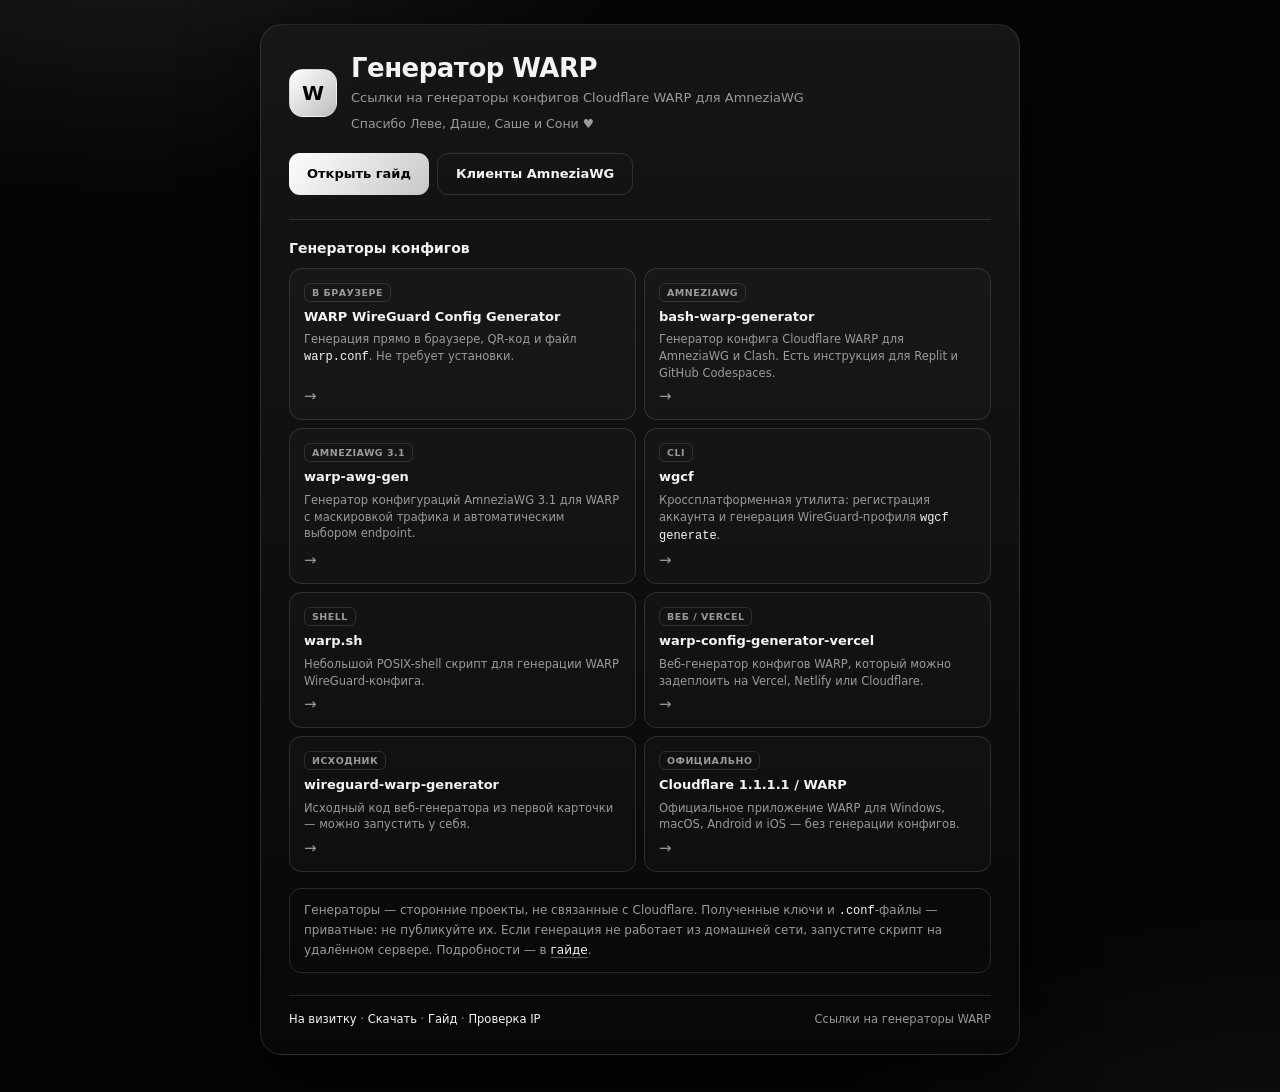
<file: warp.html>
<!doctype html>
<html lang="ru">
<head>
<meta charset="utf-8">
<meta name="viewport" content="width=device-width, initial-scale=1">
<meta name="color-scheme" content="dark">
<title>Генератор WARP — ссылки</title>
<style>
  :root {
    --bg: #050505;
    --line: rgba(255, 255, 255, 0.12);
    --text: #f4f4f4;
    --muted: #9a9a9a;
  }
  * { box-sizing: border-box; }
  html, body { min-height: 100%; }
  body {
    margin: 0;
    padding: 24px 18px 40px;
    color: var(--text);
    font-family: "Segoe UI", system-ui, -apple-system, "Helvetica Neue", Arial, sans-serif;
    background:
      radial-gradient(900px 500px at 10% -10%, #1d1d1d 0%, transparent 60%),
      radial-gradient(800px 480px at 100% 110%, #121212 0%, transparent 60%),
      var(--bg);
    -webkit-font-smoothing: antialiased;
  }
  .wrap { width: 100%; max-width: 760px; margin: 0 auto; }

  .card {
    padding: 28px;
    border: 1px solid var(--line);
    border-radius: 22px;
    background: linear-gradient(180deg, rgba(24, 24, 24, 0.9), rgba(8, 8, 8, 0.94));
    box-shadow: 0 24px 70px rgba(0, 0, 0, 0.55);
  }

  header { display: flex; align-items: center; gap: 14px; }
  .logo {
    flex: none;
    width: 48px; height: 48px;
    display: grid; place-items: center;
    border: 1px solid var(--line);
    border-radius: 14px;
    color: #050505;
    font-size: 20px;
    font-weight: 800;
    background: linear-gradient(135deg, #ffffff, #bdbdbd);
  }
  h1 { margin: 0; font-size: clamp(20px, 4vw, 26px); line-height: 1.2; letter-spacing: -0.02em; }
  .sub { margin: 4px 0 0; color: var(--muted); font-size: 13px; line-height: 1.5; }

  .hero { display: flex; flex-wrap: wrap; gap: 8px; margin: 20px 0 4px; }
  .btn {
    display: inline-flex;
    align-items: center;
    justify-content: center;
    min-height: 42px;
    padding: 10px 18px;
    border-radius: 11px;
    font: inherit;
    font-size: 13px;
    font-weight: 650;
    text-decoration: none;
    transition: filter .15s, transform .15s, background .15s;
  }
  .btn.primary { color: #050505; background: linear-gradient(135deg, #ffffff, #c7c7c7); }
  .btn.primary:hover { filter: brightness(1.06); transform: translateY(-1px); }
  .btn.ghost { color: var(--text); border: 1px solid var(--line); background: transparent; }
  .btn.ghost:hover { background: rgba(255, 255, 255, 0.06); }

  section { margin-top: 24px; padding-top: 20px; border-top: 1px solid var(--line); }
  h2 { margin: 0 0 12px; font-size: 14px; font-weight: 650; }

  .links { display: grid; grid-template-columns: repeat(2, minmax(0, 1fr)); gap: 8px; }
  .link {
    display: flex;
    flex-direction: column;
    gap: 6px;
    min-width: 0;
    padding: 14px;
    border: 1px solid var(--line);
    border-radius: 13px;
    background: rgba(255, 255, 255, 0.025);
    color: inherit;
    text-decoration: none;
    transition: background .15s, border-color .15s;
  }
  .link:hover { background: rgba(255, 255, 255, 0.06); border-color: rgba(255,255,255,.24); }
  .link .tag {
    width: fit-content;
    padding: 3px 7px;
    border: 1px solid var(--line);
    border-radius: 6px;
    color: var(--muted);
    font-size: 9.5px;
    font-weight: 800;
    letter-spacing: .05em;
    text-transform: uppercase;
  }
  .link b { font-size: 13px; line-height: 1.35; overflow-wrap: anywhere; }
  .link span.desc { color: var(--muted); font-size: 11.5px; line-height: 1.45; }
  .link span.arrow { margin-top: auto; color: var(--muted); font-size: 15px; }

  .note {
    margin-top: 16px;
    padding: 12px 14px;
    border: 1px solid var(--line);
    border-radius: 12px;
    color: var(--muted);
    font-size: 12px;
    line-height: 1.6;
  }
  code {
    font-family: ui-monospace, "Cascadia Mono", Consolas, monospace;
    font-size: 12px;
    color: var(--text);
  }
  a.inline { color: var(--text); text-decoration: none; border-bottom: 1px solid rgba(255,255,255,.3); }
  a.inline:hover { border-bottom-color: #fff; }

  footer {
    display: flex;
    flex-wrap: wrap;
    gap: 6px 12px;
    justify-content: space-between;
    margin-top: 22px;
    padding-top: 16px;
    border-top: 1px solid var(--line);
    font-size: 11.5px;
    color: var(--muted);
  }
  footer a { color: var(--text); text-decoration: none; }
  footer a:hover { text-decoration: underline; }

  @media (max-width: 560px) {
    body { padding: 14px 12px 28px; }
    .card { padding: 20px 16px; border-radius: 18px; }
    .hero { flex-direction: column; }
    .hero .btn { width: 100%; }
    .links { grid-template-columns: 1fr; }
  }
</style>
<link rel="stylesheet" href="hearts.css">
</head>
<body>
<div class="hearts" id="hearts" aria-hidden="true"></div>
<div class="wrap">

  <main class="card">
    <header>
      <div class="logo" aria-hidden="true">W</div>
      <div>
        <h1>Генератор WARP</h1>
        <p class="sub">Ссылки на генераторы конфигов Cloudflare WARP для AmneziaWG</p>
        <p class="thanks" role="button" tabindex="0" title="Нажми — появятся сердечки">Спасибо Леве, Даше, Саше и Сони ♥</p>
      </div>
    </header>

    <div class="hero">
      <a class="btn primary" href="guide.html">Открыть гайд</a>
      <a class="btn ghost" href="download.html">Клиенты AmneziaWG</a>
    </div>

    <section>
      <h2>Генераторы конфигов</h2>
      <div class="links">
        <a class="link" href="https://lanrat.github.io/wireguard-warp-generator/" target="_blank" rel="noopener">
          <span class="tag">В браузере</span>
          <b>WARP WireGuard Config Generator</b>
          <span class="desc">Генерация прямо в браузере, QR-код и файл <code>warp.conf</code>. Не требует установки.</span>
          <span class="arrow">→</span>
        </a>
        <a class="link" href="https://github.com/ImMALWARE/bash-warp-generator" target="_blank" rel="noopener">
          <span class="tag">AmneziaWG</span>
          <b>bash-warp-generator</b>
          <span class="desc">Генератор конфига Cloudflare WARP для AmneziaWG и Clash. Есть инструкция для Replit и GitHub Codespaces.</span>
          <span class="arrow">→</span>
        </a>
        <a class="link" href="https://github.com/Skiro1/warp-awg-gen" target="_blank" rel="noopener">
          <span class="tag">AmneziaWG 3.1</span>
          <b>warp-awg-gen</b>
          <span class="desc">Генератор конфигураций AmneziaWG 3.1 для WARP с маскировкой трафика и автоматическим выбором endpoint.</span>
          <span class="arrow">→</span>
        </a>
        <a class="link" href="https://github.com/ViRb3/wgcf" target="_blank" rel="noopener">
          <span class="tag">CLI</span>
          <b>wgcf</b>
          <span class="desc">Кроссплатформенная утилита: регистрация аккаунта и генерация WireGuard-профиля <code>wgcf generate</code>.</span>
          <span class="arrow">→</span>
        </a>
        <a class="link" href="https://github.com/rany2/warp.sh" target="_blank" rel="noopener">
          <span class="tag">Shell</span>
          <b>warp.sh</b>
          <span class="desc">Небольшой POSIX-shell скрипт для генерации WARP WireGuard-конфига.</span>
          <span class="arrow">→</span>
        </a>
        <a class="link" href="https://github.com/nellimonix/warp-config-generator-vercel" target="_blank" rel="noopener">
          <span class="tag">Веб / Vercel</span>
          <b>warp-config-generator-vercel</b>
          <span class="desc">Веб-генератор конфигов WARP, который можно задеплоить на Vercel, Netlify или Cloudflare.</span>
          <span class="arrow">→</span>
        </a>
        <a class="link" href="https://github.com/lanrat/wireguard-warp-generator" target="_blank" rel="noopener">
          <span class="tag">Исходник</span>
          <b>wireguard-warp-generator</b>
          <span class="desc">Исходный код веб-генератора из первой карточки — можно запустить у себя.</span>
          <span class="arrow">→</span>
        </a>
        <a class="link" href="https://1.1.1.1/" target="_blank" rel="noopener">
          <span class="tag">Официально</span>
          <b>Cloudflare 1.1.1.1 / WARP</b>
          <span class="desc">Официальное приложение WARP для Windows, macOS, Android и iOS — без генерации конфигов.</span>
          <span class="arrow">→</span>
        </a>
      </div>
      <div class="note">Генераторы — сторонние проекты, не связанные с Cloudflare. Полученные ключи и <code>.conf</code>-файлы — приватные: не публикуйте их. Если генерация не работает из домашней сети, запустите скрипт на удалённом сервере. Подробности — в <a class="inline" href="guide.html">гайде</a>.</div>
    </section>

    <footer>
      <span><a href="index.html">На визитку</a> · <a href="download.html">Скачать</a> · <a href="guide.html">Гайд</a> · <a href="ip.html">Проверка IP</a></span>
      <span>Ссылки на генераторы WARP</span>
    </footer>
  </main>

</div>
<script src="hearts.js"></script>
</body>
</html>
</file>
<file: hearts.css>
/* Сердечки — общие стили для всех страниц */
.hearts {
  position: fixed;
  inset: 0;
  overflow: hidden;
  pointer-events: none;
  z-index: 0;
}
.card {
  position: relative;
  z-index: 1;
}

.thanks {
  width: fit-content;
  margin: 7px 0 0;
  color: var(--muted, #9a9a9a);
  font-size: 12.5px;
  line-height: 1.45;
  cursor: pointer;
  user-select: none;
  transition: color .15s, transform .15s;
}
.thanks:hover { color: var(--text, #f4f4f4); }
.thanks.pop { color: var(--text, #f4f4f4); transform: scale(1.04); }
.thanks:focus-visible {
  outline: 1px solid rgba(255, 255, 255, .2);
  outline-offset: 4px;
  border-radius: 4px;
}

.heart {
  position: absolute;
  color: #fff;
  line-height: 1;
  user-select: none;
  animation: heart-float var(--dur, 6s) ease-out forwards;
  will-change: transform, opacity;
}
@keyframes heart-float {
  0%   { opacity: 0; transform: translate3d(0, 0, 0) rotate(var(--rot, 0deg)); }
  15%  { opacity: var(--alpha, .5); }
  50%  { opacity: var(--alpha, .5); }
  100% { opacity: 0; transform: translate3d(var(--dx, 0px), var(--dy, -100px), 0) rotate(var(--rot, 0deg)); }
}

/* Если в системе включено «уменьшить движение», сердечки не летят, а просто гаснут */
.heart.still { animation-name: heart-still; }
@keyframes heart-still {
  0%   { opacity: 0; }
  15%  { opacity: var(--alpha, .5); }
  50%  { opacity: var(--alpha, .5); }
  100% { opacity: 0; }
}
</file>
